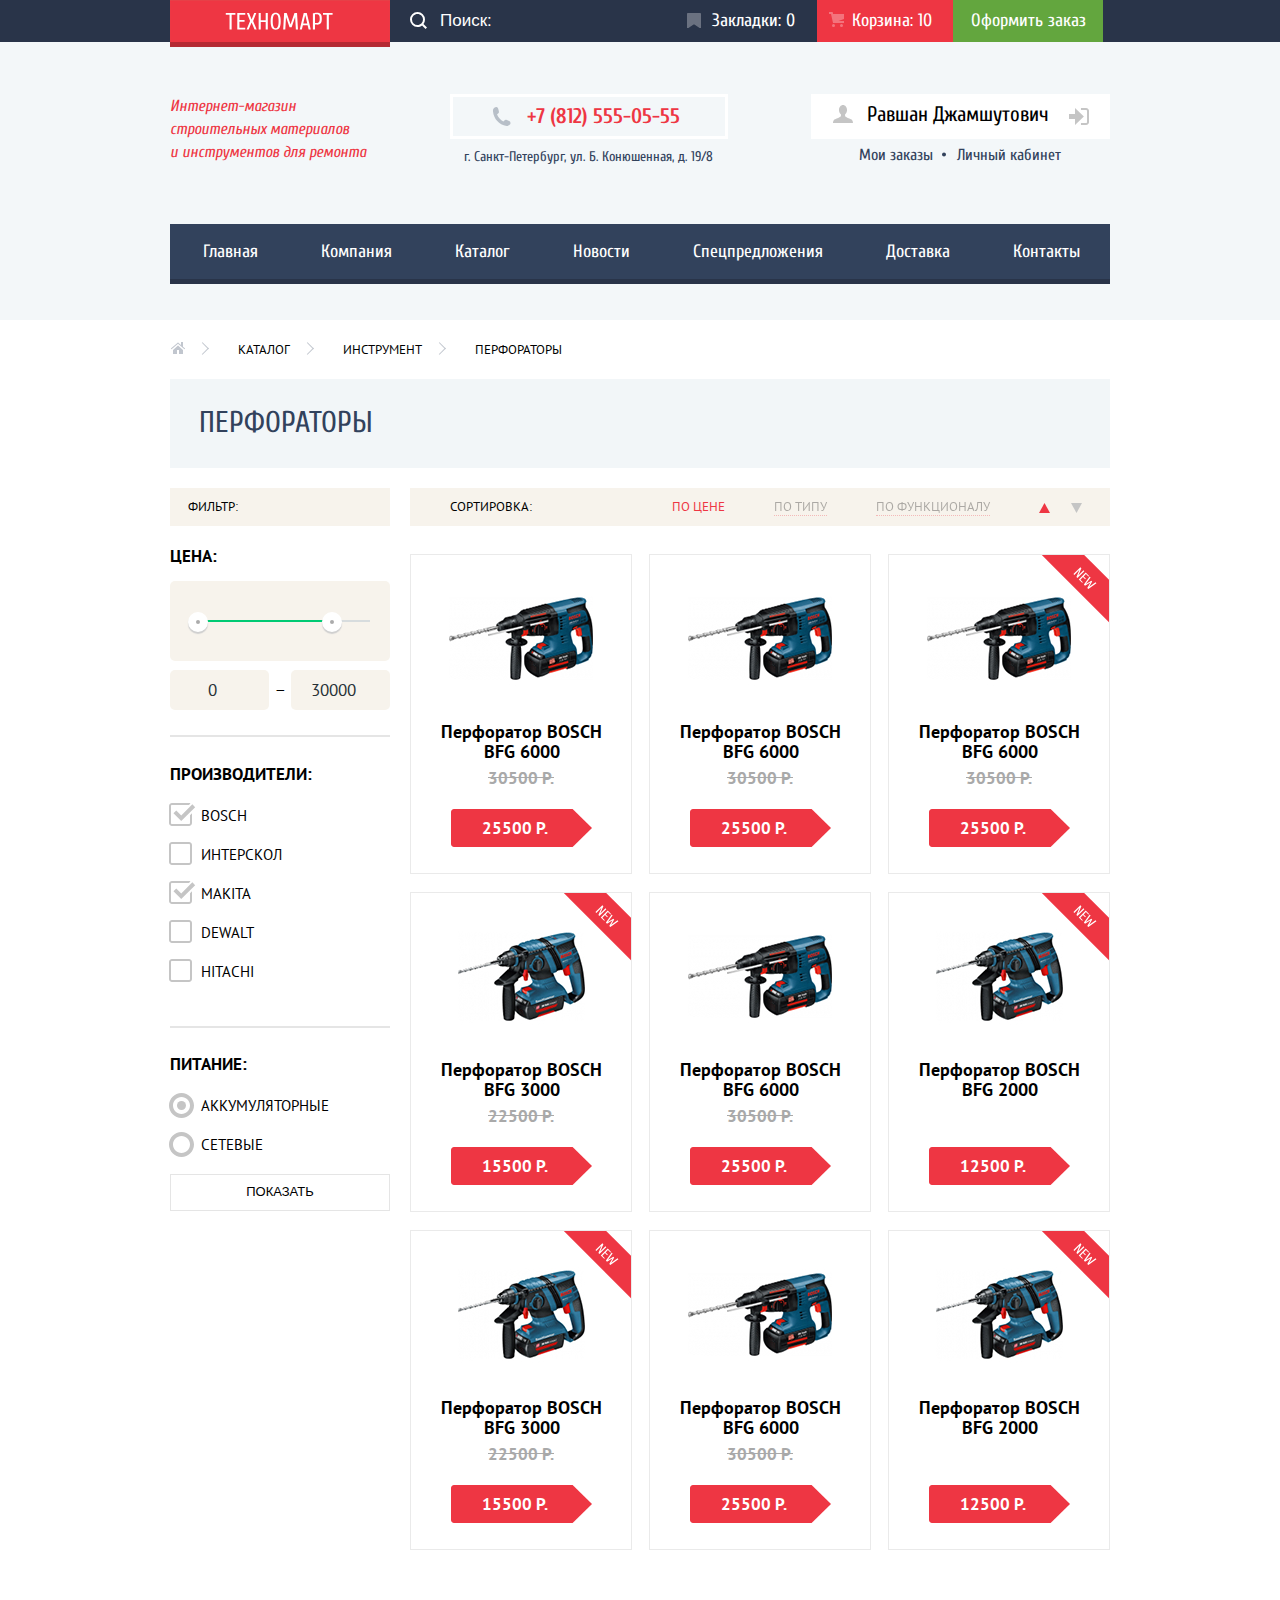
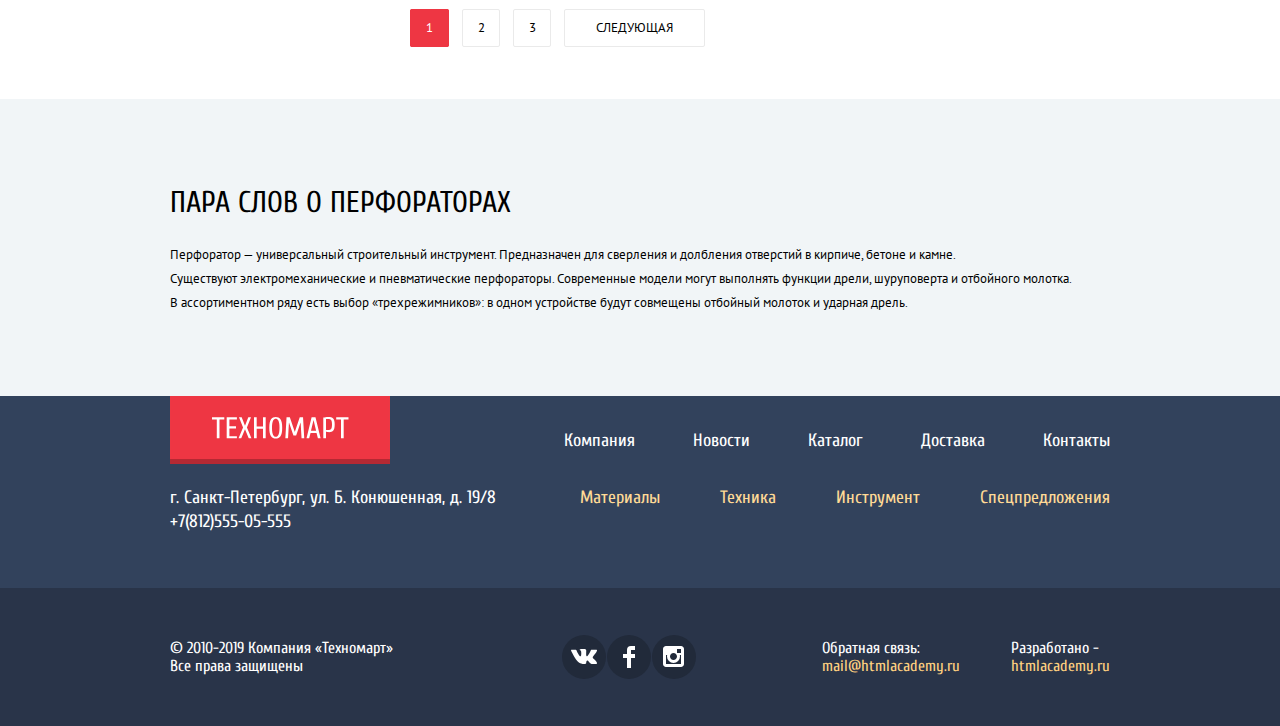
<file: catalog.html>
<!DOCTYPE html>
<html class="page" lang="ru">
   <head>
      <meta charset="utf-8">
      <title>HTML Academy: Техномарт</title>
      <link href="https://fonts.googleapis.com/css2?family=Cuprum:ital,wght@0,400;0,700;1,400;1,700&family=PT+Sans:ital,wght@0,400;0,700;1,400;1,700&display=swap" rel="stylesheet">
      <link href="css/normalize.css" rel="stylesheet">
      <link href="css/min-style.css" rel="stylesheet">
   </head>
   <body class="page-body">
      <header class="main-header">
         <div class="main-header-top">
            <div class="main-header-top-first container">
               <div class="logo">
                  <a class="main-header-logo" href="index.html"> <img src="img/logo.svg" width="220" height="47" alt="Техномарт">
                  </a>
               </div>

               <form class="search" action="https://echo.htmlacademy.ru/courses" method="GET">
                  <p>
                     <label for="search" class="visually-hidden">Поиск товара
                     </label>
                     <input id="search" type="search" name="search" placeholder="Поиск:">
                     <button class="visually-hidden" type="submit">Отправить</button>
                  </p>
               </form>

               <div class="bookmark">
                  <a class="main-header-bookmark" href="">Закладки: 0</a> 
               </div>
               <div class="basket full">
                  <a class="main-header-basket" href="">Корзина: 10</a> 
               </div>
               <div>
                  <a class="main-header-order" href="">Оформить заказ</a>
               </div>
            </div>
         </div>
         <div class="main-header-title container">
            <div>
               <p class="name">Интернет-магазин <br>строительных материалов <br>и инструментов для ремонта</p>
            </div>
            <div class="contact-header">
               <a class="phone" href="tel:+781255505555">+7 (812) 555-05-55</a>
               <p class="address">г. Санкт-Петербург, ул. Б. Конюшенная, д. 19/8</p>
            </div>
            <div class="header-links">
               <div class="head-links-catalog">
                  <div class="head-login">
                     <a class="login" href="enter.html">Равшан Джамшутович</a>
                     <a class="out" href="out.html"></a>
                  </div>
                  <div class="head-links-lk">
                     <a class="my-orders" href="">Мои заказы</a>
                     <span class="point"></span>
                     <a class="my-lk" href="">Личный кабинет</a>
                  </div>
               </div>
            </div>
         </div>
         <nav>
            <ul class="site-navigation container">
               <li>
                  <a href="index.html">Главная</a>
               </li>
               <li>
                  <a href="blank.html">Компания</a>
               </li>
               <li>
                  <a>Каталог</a>
               </li>
               <li>
                  <a href="blank.html">Новости</a>
               </li>
               <li>
                  <a href="blank.html">Спецпредложения</a>
               </li>
               <li>
                  <a href="blank.html">Доставка</a>
               </li>
               <li>
                  <a href="blank.html">Контакты</a>
               </li>
            </ul>
         </nav>
      </header>
      <main class="page-catalog-container">
         <div class="container">
            <ul class="breadcrumbs">
               <li class="breadcrumbs-item">
                  <a href="index.html">
                     <svg x="0px" y="0px" width="15px" height="12px"       viewBox=" 0 0 15 12" enable-background="new 0 0 15   12" xml:space=   "preserve">
                        <g>
                           <polygon fill="#C1C6CE" points="3,8 3,12 7,12 7,8 9,8 9,12 13,12 13,8 8,3.516   "/>
                           <path fill="#C1C6CE" d="M14.831,6.365L13,4.751V0h-2v2.987L8.332,0.635c-0.02-0.017-0.043-0.023-0.064-0.037
                              c-0.026-0.018-0.052-0.035-0.08-0.047C8.156,0.539,8.125,0.533,8.093,0.527C8.062,0.521,8.032,0.515,8,0.515
                              c-0.031,0-0.061,0.006-0.092,0.012C7.875,0.533,7.845,0.539,7.813,0.552C7.785,0.563,7.76,0.581,7.733,0.598
                              c-0.021,0.014-0.045,0.02-0.064,0.037l-6.498,5.73C0.964,6.548,0.944,6.864,1.126,7.071C1.225,7.183,1.363,7.24,1.501,7.24
                              c0.118,0,0.236-0.041,0.331-0.125L8,1.677l6.169,5.438C14.265,7.199,14.383,7.24,14.5,7.24c0.139,0,0.276-0.058,0.375-0.169
                              C15.058,6.864,15.038,6.548,14.831,6.365z"/>
                        </g>
                     </svg>
                  </a>
               </li>
               <li class="breadcrumbs-item">
                  <a href="catalog.html">Каталог</a>
               </li>
               <li class="breadcrumbs-item">
                  <a href="catalog.html">Инструмент</a>
               </li>
               <li class="breadcrumbs-item">
                  Перфораторы
               </li>
            </ul>
            <h1 class="page-title">Перфораторы</h1>
            <div class="page-catalog">
               <section class="filters">
                  <h2>Фильтр:</h2>
                  <form method="get" action="https://echo.htmlacademy.ru">
                     <fieldset class="filter-item">
                        <legend>Цена:</legend>
                        <div class="range-filter">
                           <div class="range-controls">
                              <div class="scale">
                                 <div class="bar"></div>
                              </div>
                              <div class="toggle toggle-min" tabindex="0"></div>
                              <div class="toggle toggle-max" tabindex="0"></div>
                           </div>
                           <div class="price-controls">
                              <label class="min-price">
                              <input type="number" name="min-price" min="0" value="0" aria-label="0">
                              </label>
                              —
                              <label class="max-price">
                              <input type="number" name="max-price" min="0" value="30000" aria-label="30000">
                              </label>
                           </div>
                        </div>
                     </fieldset>
                     <hr>
                     <fieldset>
                        <legend>Производители:</legend>
                        <ul>
                           <li class="filter-option filter-checkbox">
                              <input class="visually-hidden filter-input-checkbox filter-input" type="checkbox" name="bosch" id="filter-bosh" checked>
                              <label for="filter-bosh">BOSCH</label>
                           </li>
                           <li class="filter-option filter-checkbox">
                              <input class="visually-hidden filter-input-checkbox filter-input" type="checkbox" name="interskol" id="filter-interskol">
                              <label for="filter-interskol">ИНТЕРСКОЛ</label>
                           </li>
                           <li class="filter-option filter-checkbox">
                              <input class="visually-hidden filter-input-checkbox filter-input" type="checkbox" name="makita" id="filter-makita" checked>
                              <label for="filter-makita">MAKITA</label>
                           </li>
                           <li class="filter-option filter-checkbox">
                              <input class="visually-hidden filter-input-checkbox filter-input" type="checkbox" name="malin-dewalt" id="filter-dewalt">
                              <label for="filter-dewalt">DEWALT</label>
                           </li>
                           <li class="filter-option filter-checkbox">
                              <input class="visually-hidden filter-input-checkbox filter-input" type="checkbox" name="hitachi" id="filter-hitachi">
                              <label for="filter-hitachi">HITACHI</label>
                           </li>
                        </ul>
                     </fieldset>
                     <hr>
                     <fieldset>
                        <legend>Питание:</legend>
                        <ul>
                           <li class="filter-option filter-radio">
                              <input class="visually-hidden filter-input-radio filter-input" type="radio" name="power" value="accumulator" id="filter-accumulator" checked>
                              <label for="filter-accumulator">Аккумуляторные</label>
                           </li>
                           <li class="filter-option filter-radio">
                              <input class="visually-hidden filter-input-radio filter-input" type="radio" name="power" value="networking" id="filter-set">
                              <label for="filter-set">Сетевые</label>
                           </li>
                        </ul>
                     </fieldset>
                     <button class="filter-button" type="submit">Показать</button>
                  </form>
               </section>
               <div class="catalog-right">
                  <div class="sort">
                     <div class="sort-first">
                        <p class="sort-title">
                           Сортировка:
                        </p>
                     </div>
                     <ul class="sort-option">
                        <li>
                           <a class="active-sort" href="">По цене</a>
                        </li>
                        <li>
                           <a class="nonactive-sort" href="">По типу</a>
                        </li>
                        <li> 
                           <a class="nonactive-sort" href="">По функционалу</a>
                        </li>
                        <li class="up-sort"> 
                           <a class="sort-up" href="">
                           </a>
                           <a class="sort-down" href=""></a>
                        </li>
                     </ul>
                  </div>
                  <section class="catalog">
                     <h2 class="visually-hidden">Каталог товаров</h2>
                     <ul class="catalog-list">
                        <li>
                           <article>
                              <div class="popular-item-image">
                                 <img src="img/6000.jpg" width="144" height="128" alt="Перфоратор BOSCH  BFG 6000">
                              </div>
                              <h3>Перфоратор BOSCH BFG 6000</h3>
                              <div class="old-price-place">
                                 <p class="old-price">30500 Р.</p>
                              </div>
                              <p class="price">25500 Р.</p>
                              <div class="drill-actions">
                                 <a href="#buy" class="buy js-buy">Купить</a>
                                 <a href="#in-bookmark" class="in-bookmark">В закладки</a>
                              </div>
                           </article>
                        </li>
                        <li>
                           <article>
                              <div class="popular-item-image">
                                 <img src="img/6000.jpg" width="144" height="128" alt="Перфоратор BOSCH  BFG 6000">
                              </div>
                              <h3>Перфоратор BOSCH BFG 6000</h3>
                              <div class="old-price-place">
                                 <p class="old-price">30500 Р.</p>
                              </div>
                              <p class="price">25500 Р.</p>
                              <div class="drill-actions">
                                 <a href="#buy" class="buy js-buy">Купить</a>
                                 <a href="#in-bookmark" class="in-bookmark">В закладки</a>
                              </div>
                           </article>
                        </li>
                        <li>
                           <article class="new">
                              <div class="popular-item-image">
                                 <img src="img/6000.jpg" width="144" height="128" alt="Перфоратор BOSCH  BFG 6000">
                              </div>
                              <h3>Перфоратор BOSCH BFG 6000</h3>
                              <div class="old-price-place">
                                 <p class="old-price">30500 Р.</p>
                              </div>
                              <p class="price">25500 Р.</p>
                              <div class="drill-actions">
                                 <a href="#buy" class="buy js-buy">Купить</a>
                                 <a href="#in-bookmark" class="in-bookmark">В закладки</a>
                              </div>
                           </article>
                        </li>
                        <li>
                           <article class="new">
                              <div class="popular-item-image">
                                 <img src="img/3000.jpg" width="127" height="112" alt="Перфоратор BOSCH  BFG 6000">
                              </div>
                              <h3>Перфоратор BOSCH BFG 3000</h3>
                              <div class="old-price-place">
                                 <p class="old-price">22500 Р. </p>
                              </div>
                              <p class="price">15500 Р. </p>
                              <div class="drill-actions">
                                 <a href="#buy" class="buy js-buy">Купить</a>
                                 <a href="#in-bookmark" class="in-bookmark">В закладки</a>
                              </div>
                           </article>
                        </li>
                        <li>
                           <article>
                              <div class="popular-item-image">
                                 <img src="img/6000.jpg" width="144" height="128" alt="Перфоратор BOSCH  BFG 6000">
                              </div>
                              <h3>Перфоратор BOSCH BFG 6000</h3>
                              <div class="old-price-place">
                                 <p class="old-price">30500 Р.</p>
                              </div>
                              <p class="price">25500 Р.</p>
                              <div class="drill-actions">
                                 <a href="#buy" class="buy js-buy">Купить</a>
                                 <a href="#in-bookmark" class="in-bookmark">В закладки</a>
                              </div>
                           </article>
                        </li>
                        <li>
                           <article class="new">
                              <div class="popular-item-image">
                                 <img src="img/2000.jpg" width="127" height="112" alt="Перфоратор BOSCH  BFG 6000">
                              </div>
                              <h3>Перфоратор BOSCH BFG 2000</h3>
                              <div class="old-price-place">
                              </div>
                              <p class="price">
                                 12500 Р.
                              </p>
                              <div class="drill-actions">
                                 <a href="#buy" class="buy js-buy">Купить</a>
                                 <a href="#in-bookmark" class="in-bookmark">В закладки</a>
                              </div>
                           </article>
                        </li>
                        <li>
                           <article class="new">
                              <div class="popular-item-image">
                                 <img src="img/3000.jpg" width="127" height="112" alt="Перфоратор BOSCH  BFG 6000">
                              </div>
                              <h3>Перфоратор BOSCH BFG 3000</h3>
                              <div class="old-price-place">
                                 <p class="old-price">22500 Р.</p>
                              </div>
                              <p class="price">15500 Р.</p>
                              <div class="drill-actions">
                                 <a href="#buy" class="buy js-buy">Купить</a>
                                 <a href="#in-bookmark" class="in-bookmark">В закладки</a>
                              </div>
                           </article>
                        </li>
                        <li>
                           <article>
                              <div class="popular-item-image">
                                 <img src="img/6000.jpg" width="144" height="128" alt="Перфоратор BOSCH  BFG 6000">
                              </div>
                              <h3>Перфоратор BOSCH BFG 6000</h3>
                              <div class="old-price-place">
                                 <p class="old-price">30500 Р.</p>
                              </div>
                              <p class="price">25500 Р.</p>
                              <div class="drill-actions">
                                 <a href="#buy" class="buy js-buy">Купить</a>
                                 <a href="#in-bookmark" class="in-bookmark">В закладки</a>
                              </div>
                           </article>
                        </li>
                        <li>
                           <article class="new">
                              <div class="popular-item-image">
                                 <img src="img/2000.jpg" width="127" height="112" alt="Перфоратор BOSCH  BFG 2000">
                              </div>
                              <h3>Перфоратор BOSCH BFG 2000</h3>
                              <div class="old-price-place">
                              </div>
                              <p class="price">
                                 12500 Р.
                              </p>
                              <div class="drill-actions">
                                 <a href="#buy" class="buy js-buy">Купить</a>
                                 <a href="#in-bookmark" class="in-bookmark">В закладки</a>
                              </div>
                           </article>
                        </li>
                     </ul>
                  </section>
                  <div class="catalog-bottom-navigation">
                     <a class="navigation-link active" href="" aria-label="Перейти на первую страницу">1</a>
                     <a class="navigation-link" href="" aria-label="Перейти на вторую страницу">2</a>
                     <a class="navigation-link" href="" aria-label="Перейти на третью страницу">3</a>
                     <a class="sled" href="" aria-label="Перейти на следующую страницу">Следующая</a>
                  </div>
               </div>
            </div>
         </div>
         <section class="catalog-text">
            <div class="catalog-text-main container">
               <h2>
                  Пара слов о перфораторах
               </h2>
               <p>
                  Перфоратор — универсальный строительный инструмент. Предназначен для сверления и долбления отверстий в кирпиче, бетоне и камне.<br>
                  Существуют электромеханические и пневматические перфораторы. Современные модели могут выполнять функции дрели, шуруповерта и отбойного молотка.<br>
                  В ассортиментном ряду есть выбор «трехрежимников»: в одном устройстве будут совмещены отбойный молоток и ударная дрель.
               </p>
            </div>
         </section>
         <section class="visually-hidden">
            <h3 class="visually-hidden">Товар в корзине</h3>
            <span class="visually-hidden"><a href="">Закрыть окно</a></span>
            <p>Товар добавлен в корзину!</p>
            <button type="submit">Оформить заказ</button>
            <button type="button">Продолжить покупки</button>
         </section>
      </main>
      <footer class="main-footer">
         <div class="footer-top container">
            <div>
               <img src="img/technomart.svg" width="220" height="68" alt="Логотип Техномарт">
            </div>
            <div>
               <nav>
                  <ul class="footer-site-navigation">
                     <li>
                        <a href="blank.html">Компания</a>
                     </li>
                     <li>
                        <a href="blank.html">Новости</a>
                     </li>
                     <li>
                        <a href="blank.html">Каталог</a>
                     </li>
                     <li>
                        <a href="blank.html">Доставка</a>
                     </li>
                     <li>
                        <a href="blank.html">Контакты</a>
                     </li>
                  </ul>
               </nav>
            </div>
         </div>
         <div class="footer-middle container">
            <div>
               <p class="white-footer-text">г. Санкт-Петербург, ул. Б. Конюшенная, д. 19/8 <br>
                  <a class="white-footer-text" href="tel:+781255505555">+7(812)555-05-555</a>
               </p>
            </div>
            <ul class="footer-bottom-navigation">
               <li>
                  <a href="blank.html">Материалы</a>
               </li>
               <li>
                  <a href="blank.html">Техника</a>
               </li>
               <li>
                  <a href="blank.html">Инструмент</a>
               </li>
               <li>
                  <a href="blank.html">Спецпредложения</a>
               </li>
            </ul>
         </div>
         <div class="footer-bottom">
            <div class="footer-bottom-blocks container">
               <div>
                  <p>© 2010-2019 Компания «Техномарт» 
                     <br>Все права защищены
                  </p>
               </div>
               <div class="social">
                  <div class="social-vk">
                     <a href="">
                     <img src="img/icon-vk.svg" width="26" height="15" alt="Вконтакте">
                     </a>
                  </div>
                  <div class="social-fb">
                     <a href="">
                     <img src="img/icon-fb.svg" width="12" height="22" alt="Facebook">
                     </a>
                  </div>
                  <div class="social-instagram">
                     <a href="">
                     <img src="img/icon-instagram.svg" width="21" height="21" alt="instagramgram">
                     </a>
                  </div>
               </div>
               <div class="footer-bottom-links">
                  <div class="footer-bottom-links-item">
                     <p>Обратная связь: 
                        <br>
                        <a href="mailto:mail@htmlacademy.ru">mail@htmlacademy.ru</a>
                     </p>
                  </div>
                  <div class="footer-bottom-links-item">
                     <p>Разработано -
                        <br>
                        <a href="https://htmlacademy.ru/intensive/htmlcss">htmlacademy.ru</a>
                     </p>
                  </div>
               </div>
            </div>
         </div>
      </footer>
      <div class="container">
         <section class="modal modal-cart">
            <h2 class="visually-hidden">Корзина</h2>
            <p>Товар добавлен в корзину!</p>
            <button type="button" class="modal-close"><span class="visually-hidden">Закрыть</span></button>
            <div class="button-wrapper">
               <a href="#" class="button-link modal-checkout">Оформить заказ</a>
               <button type="button" class="button button-checkout">Продолжить покупки</button>
            </div>
         </section>
      </div>
      <script src="js/modal-cart.js"></script>
   </body>
</html>
</file>
<file: css/min-style.css>
@keyframes bounce{0%{transform:translateY(200px)}70%{transform:translateY(-30px)}90%{transform:translateY(10px)}to{transform:translateY(0)}}@keyframes shake{0%,to{transform:translateX(0)}10%,30%,50%,70%,90%{transform:translateX(-10px)}20%,40%,60%,80%{transform:translateX(10px)}}:root{--basic-green: #63A63E;--basic-grey: #3D546F;--basic-greylight: #C5C5C5;--basic-red: #EE3643;--basic-background: #F1F5F7;--basic-white: #ffffff;--special-yelllow: #FFBF47;--special-blue: #3BBCE3;--special-lilac: #DC91D8;--special-greenlight: #8ED78F;--special-yellowlight: #FFD180;--grey-background: linear-gradient(180deg, #FFFFFF 0%, rgba(255, 255, 255, 0) 100%), #EAEAEA;--success: #5FBB2D;--warning: #FFBF47;--mistake: #BA2732}a,body{color:#000}body{min-width:960px;margin:0;padding:0;font-family:"PT Sans",Arial sans-serif;font-style:normal;font-weight:400;font-size:13px;line-height:24px}a{text-decoration:none}img{max-width:100%;height:auto}.visually-hidden{display:none}.page{height:100%}.page-body{min-height:100%}.container{max-width:940px;margin:auto}.main-header{background-color:#f3f7f9;width:100%;height:320px}.main-header-top{height:42px;width:100%;background:#293449}.main-header-top-first{display:flex;justify-content:flex-start;align-items:center}.main-header-logo:focus{background:var(--mistake);box-shadow:inset 0 -5px 0 rgba(0,0,0,.24)}.main-header-basket,.main-header-bookmark,.main-header-order{font-family:"Cuprum",Arial,sans-serif;font-style:normal;font-weight:400;font-size:18px;line-height:24px;color:var(--basic-white)}.main-header-basket:focus,.main-header-bookmark:focus,.main-header-order:focus{opacity:.5}.main-header-order{display:flex;justify-content:center;align-items:center;align-content:center;width:150px;height:42px;margin-bottom:15px}.main-header-order,.main-header-order:focus{background:var(--basic-green)}.main-header-order:hover{background:var(--success)}.main-header-basket{position:relative;width:136px;height:42px;display:flex;align-content:center;align-items:center;justify-content:flex-start;padding-left:35px}.main-header-basket::before{content:"";position:absolute;top:12px;left:12px;width:15px;height:15px;background-image:url(../img/icon-cart.svg);background-repeat:no-repeat;background-position:0 0;opacity:.3}.main-header-basket:active::before,.main-header-basket:focus::before,.main-header-basket:hover::before,.main-header-bookmark:active::before,.main-header-bookmark:focus::before,.main-header-bookmark:hover::before{opacity:1}.main-header-bookmark{position:relative;width:105px;height:42px;display:flex;align-content:center;align-items:center;padding-left:25px}.main-header-bookmark::before{content:"";position:absolute;top:13px;left:0;width:15px;height:15px;background-image:url(../img/icon-bookmark.svg);background-repeat:no-repeat;background-position:0 0;opacity:.3}.basket{margin-bottom:15px;width:136px}.basket:active,.bookmark:active{background:#161d29}.bookmark{margin-bottom:15px;padding-left:25px}.full{background-color:var(--basic-red);width:136px;height:42px}.search{position:relative;display:flex;justify-content:flex-start;align-items:center;align-content:center;margin-top:-15px;margin-left:2px}.search input{box-sizing:border-box;width:270px;height:42px;padding-left:48px;font-size:17px;line-height:18px;color:var(--basic-white);background-color:#293449;background-image:url(../img/icon-search.svg);background-repeat:no-repeat;background-position:18px 12px;border:0}.search input:-moz-placeholder,.search input::-moz-placeholder{opacity:1}.search input::-webkit-input-placeholder{font-size:17px;line-height:18px;color:var(--basic-white);border:0}.search input::-moz-placeholder,.search input::-ms-input-placeholder,.search input::placeholder{font-size:17px;line-height:18px;color:var(--basic-white);border:0}.search input:hover,.top-menu:hover{background-color:#212a3a}.search input:hover{background-image:url(../img/icon-search-hover.svg);background-repeat:no-repeat;background-position:18px 12px}.top-menu p:active:not(.search){background-color:#161d29}.search input:focus{color:#000;background-color:var(--basic-white);background-image:url(../img/icon-search-active.svg);background-repeat:no-repeat;background-position:18px 12px}.main-header-title{display:flex;justify-content:space-between;align-content:center}.main-header-title .name{font-family:"Cuprum",Arial sans-serif;font-style:italic;font-weight:400;font-size:16px;line-height:23px;color:var(--basic-red);padding-top:37px;padding-bottom:44px}.main-header-title .address,.main-header-title .phone{font-family:"Cuprum",Arial sans-serif;font-style:normal;align-items:center}.main-header-title .phone{font-weight:700;font-size:21px;line-height:30px;color:var(--basic-red);border:3px solid var(--basic-white);padding:7px 45px 8px 74px;position:relative}.phone::before{content:"";position:absolute;top:10px;left:39px;width:19px;height:19px;background-image:url(../img/icon-phone.svg);background-repeat:no-repeat;background-position:0 0}.main-header-title .address{font-weight:400;font-size:14px;line-height:24px;color:#32425c}.main-header-title .enter,.main-header-title .registration{font-family:"Cuprum",Arial sans-serif;font-style:normal;font-weight:400;font-size:21px;line-height:21px;color:#000}.main-header-title .enter:hover,.main-header-title .registration:hover{color:var(--basic-red)}.main-header-title .enter:focus,.main-header-title .registration:focus{color:var(--basic-greylight)}.enter{position:relative}.enter::before{content:"";position:absolute;left:19px;width:20px;height:17px;background-image:url(../img/icon-login.svg);background-repeat:no-repeat;background-position:0 0}.enter:hover::before{background-image:url(../img/icon-login2.svg)}.contact-header{text-align:center;padding-top:59px}.header-links{text-align:left;padding-top:52px;padding-bottom:40px}.head-login{background-color:var(--basic-white);padding-top:10px;padding-bottom:10px}.head-links{display:flex;justify-content:space-between}.head-links-catalog{display:flex;flex-direction:column;width:299px;height:70px}.head-links-lk{display:flex;justify-content:space-around;margin-top:7px;width:210px;margin-left:44px;align-items:center}.head-login{max-height:45px}.main-enter{background-color:var(--basic-white);margin-left:10px;justify-content:center}.enter,.main-enter,.registration{display:flex;align-content:center;align-items:center}.enter{justify-content:flex-start;padding-left:45px;padding-right:27px}.registration{justify-content:center;width:150px;height:45px}.logo{width:220px;height:47px;margin-bottom:10px}.site-navigation{display:flex;flex-wrap:wrap;align-items:center;justify-content:space-around;list-style:none;background:#32425c;box-shadow:inset 0 -5px 0 #293449;font-family:"Cuprum",Arial sans-serif;font-size:18px;color:var(--basic-white);min-height:60px;max-width:940px;padding-inline-start:0;margin-bottom:60px}.site-navigation a,.user-navigation a{color:var(--basic-white);display:block}.site-navigation li{padding:16px 24px 20px 27px}.site-navigation li:focus,.site-navigation li:hover{background-color:#293449}.site-navigation li:focus{opacity:.5}.catalog-bottom-navigation .navigation-link.active{border-radius:2px;background-color:var(--basic-red);border:1px solid var(--basic-red);color:var(--basic-white);padding-left:15px;padding-right:15px}.actions{width:940px;margin-top:59px}.actions-list{display:grid;grid-template-columns:300px 300px 300px;grid-template-rows:123px 123px 123px;gap:20px 20px}.actions-list h2,.vertical-actions-list h2{font-family:"Cuprum",Arial sans-serif;color:var(--basic-white);font-size:24px;line-height:30px;font-weight:700;margin:20px 0 14px}.actions-list a,.vertical-actions-list a{font-family:"Cuprum",Arial sans-serif;color:var(--basic-white);font-size:14px;line-height:18px;text-transform:uppercase;background-color:rgb(255,255,255,.3)}.actions-list a:hover,.vertical-actions-list a:hover{background-color:rgb(197,197,197,.3)}.actions-list a:focus,.vertical-actions-list a:focus{background-color:rgb(169,169,169,.3)}.actions-item-1{background:var(--special-yelllow);grid-column:1/1;position:relative}.actions-item-1::before{content:"";position:absolute;top:0;right:0;z-index:10;width:70px;height:70px;background:url(../img/new.svg) no-repeat 0 0}.actions-item-1,.actions-item-2,.actions-item-3{display:flex;justify-content:space-around;grid-row:1/1}.actions-item-2{background:var(--special-blue);grid-column:2/2}.actions-item-3{background:var(--special-lilac);grid-column:3/3}.main-slider li:first-child{background-image:url(../img/slide1.jpg)}.main-slider li:last-child{background-image:url(../img/slide2.jpg)}.main-slider h2,.main-slider p{font-family:"Cuprum",Arial sans-serif;color:var(--basic-white);margin:0;padding-left:24px}.main-slider h2{font-weight:700;font-size:36px;line-height:36px;text-transform:uppercase;padding-top:23px}.main-slider{margin:0;padding:0;list-style:none}.main-slider li{width:620px;height:266px}.main-slider p{font-size:18px}.slider-link{display:flex;justify-content:center;align-items:center;width:192px;margin-left:24px;margin-top:113px;height:38px}.slider-controls{bottom:36px;z-index:20;display:flex;width:30px;justify-content:space-between}.slider-controls button{padding:0;width:10px;height:10px;border:2px solid var(--basic-white);border-radius:50%;cursor:pointer;background-color:var(--basic-white)}.catalog-list li:hover .popular-item-image>img,.main-popular-items li:hover .popular-item-image>img{display:none}.slide-current{display:block}.slider-controls .current{background-color:var(--basic-red)}.slider::before{background-image:url(../img/icon-left.svg);padding:0;cursor:pointer}.right-arrow{background-image:url(../img/icon-right.svg)}.about-link,.about-link-company,.main-slider a,.popular-link{font-family:"Cuprum",Arial sans-serif;color:var(--basic-white);font-size:14px;line-height:18px;text-transform:uppercase;background:var(--basic-red)}.about-link-company,.button-link-contacts{display:flex;justify-content:center;margin-top:25px;padding-top:11px;padding-bottom:9px}.button-link-contacts{font-family:"Cuprum",Arial sans-serif;color:var(--basic-white);font-size:14px;line-height:18px;text-transform:uppercase;background:var(--basic-red)}.about-link-company{max-width:220px}.about-link:focus,.main-slider a:focus,.popular-link:focus{background:var(--Ошибка)}.main-slider a:hover{background-color:#ca2c37}.actions-item4,.actions-item5{grid-column:3/4;display:flex;justify-content:space-around}.actions-item4{background:var(--special-greenlight);grid-row:2/-2}.actions-item5{background:#ffc047}.actions-item-img{padding-top:31px}.actions-item-link{display:flex;width:135px;height:38px;align-content:center;align-items:center;justify-content:center}.popularly{background-color:#f9f5f0;justify-content:space-between;max-width:auto;align-content:center;margin-top:59px}.popularly h2{color:#32425c;text-transform:uppercase;font-family:"Cuprum",Arial sans-serif;font-size:30px;line-height:30px;font-weight:400;padding-left:28px}.popular-brands,.popular-link,.popularly{display:flex;align-items:center}.popular-brands{justify-content:space-between;flex-wrap:wrap;list-style:none;padding-inline-start:0}.popular-link{padding-top:10px;padding-bottom:10px;align-content:center;justify-content:center;width:192px;margin-right:14px;margin-top:25px;margin-bottom:26px}.popular-brands li{height:145px}.main-popular-items{display:flex;justify-content:space-between;align-items:center;flex-wrap:wrap;list-style:none;padding-inline-start:0}.catalog li,.main-popular-items li,.popular-brands li,.popular-item-image{position:relative;width:220px;display:flex;justify-content:center;align-items:center}.catalog li,.main-popular-items li,.popular-brands li{border:1px solid #eaeaea;margin-bottom:20px}.catalog li:hover,.main-popular-items li:hover{box-shadow:0 0 10px #aeb2ba}.catalog article,.catalog li,.main-popular-items article,.main-popular-items li{height:318px}.popular-item-image{margin:0;height:167px;text-align:center;align-content:center}.popular-brands li:hover{box-shadow:0 4px 20px rgba(0,0,0,.15);opacity:1}.popular-brands li:focus{opacity:.5;box-shadow:0 4px 20px rgba(0,0,0,.15)}.catalog h3,.main-popular-items h3{font-weight:700;font-size:18px;line-height:20px;text-align:center;margin:0;padding:0 24px 0 25px}.old-price{font-weight:700;font-size:17px;line-height:18px;text-decoration:line-through;color:#a9a9a9;text-align:center;margin:0;padding-top:7px}.old-price-place{height:30px}.price{font-weight:700;font-size:17px;line-height:18px;color:var(--basic-white);background:url(../img/red-button.svg) no-repeat;background-position:center;text-align:center;padding:10px 44px 10px 32px}.new{position:relative}.new::before{content:"";position:absolute;top:0;right:0;z-index:10;width:70px;height:70px;background:url(../img/new.svg) no-repeat 0 0}.drill-actions{position:absolute;z-index:150;display:none;font-weight:700;font-style:normal;font-size:18px;line-height:20px;font-family:"PT Sans",Arial,sans-serif;color:#000;background:#fff;align-items:center;text-align:center;max-width:145px;margin-left:41px}.drill-actions .buy,.drill-actions .in-bookmark{display:flex;font-size:14px;line-height:normal;font-weight:400;font-style:normal;font-family:"Cuprum",Arial sans-serif;text-decoration:none;text-transform:uppercase;border-radius:3px;width:135px;height:38px;align-content:center;align-items:center;justify-content:center}.drill-actions .buy{margin:0 auto 7px;background:var(--basic-green);color:var(--basic-white);border-bottom:3px solid #395e25;position:relative;padding-left:3px}.drill-actions .buy::before{content:"";position:absolute;left:30px;width:15px;height:15px;background-image:url(../img/icon-cart.svg);background-repeat:no-repeat;background-position:0 0;opacity:.3}.drill-actions .in-bookmark{background:var(--basic-white);border:3px solid var(--basic-green);margin:10px auto 7px}.catalog li:hover .drill-actions,.main-popular-items li:hover .drill-actions{display:block;position:absolute;top:38px;z-index:9999;width:220px;height:86px;left:0}.drill-actions:hover .in-bookmark:hover{border:3px solid #32425c;opacity:1}.drill-actions:hover .in-bookmark:focus{border:3px solid #32425c;opacity:.5}.drill-actions:hover .buy:hover{background-color:var(--success)}.drill-actions:hover .buy:focus{background-color:#518534}.catalog-text,.service{background-color:var(--basic-background)}.catalog-text-main{padding-top:64px;padding-bottom:68px}.service h2{text-transform:uppercase}.catalog-text h2,.service h2{font-family:"Cuprum",Arial sans-serif;font-size:30px;line-height:30px;font-weight:400}.catalog-text h2{text-transform:uppercase}.service h2{margin:0;padding:64px 0 0}.service p{margin:0;padding:25px 0 0}.description h2{margin:0;padding:0}.description h2,.main-service a,.main-service h3{font-family:"Cuprum",Arial sans-serif;line-height:30px}.description h2,.main-service h3{font-size:30px;font-weight:400;color:#32425c}.main-service h3{text-transform:uppercase}.main-service a{font-weight:700;font-size:21px;color:var(--basic-white);background-color:#32425c}.main-service a:hover{color:var(--basic-white);background-color:#293449}.main-service a:active{color:#32425c;background-color:var(--basic-white)}.services-slider{display:flex;justify-content:space-between;margin-top:66px}.services-control{width:240px;position:relative}#services-1:checked~.services-control .services-control-item-1,#services-2:checked~.services-control .services-control-item-2,#services-3:checked~.services-control .services-control-item-3{background-color:#fff;color:#32425c;box-shadow:none}.services-control label{display:block;font-family:"Cuprum",Arial sans-serif;font-style:normal;font-weight:700;font-size:21px;line-height:30px;background-color:#32425c;padding:20px 22px 18px;box-shadow:inset 0 -1px 0 0 #293449,inset 0 1px 0 0 #405069;color:var(--basic-white)}.services-control label:hover{background-color:#293449}.services-control::before{content:"";position:absolute;top:-35px;left:230px;width:10px;height:272px;background-image:url(../img/ten.png)}.services-list{margin:0;padding:0}#services-1:checked~.services-list .services-item:first-child,#services-2:checked~.services-list .services-item:nth-child(2),#services-3:checked~.services-list .services-item:last-child{display:block}.services-item:first-child{background-image:url(../img/bg-1.png);background-repeat:no-repeat;background-position:152px 25px}.services-item:nth-child(2){background-image:url(../img/bg-2.png);background-repeat:no-repeat;background-position:233px 14px}.services-item:last-child{background-image:url(../img/bg-3.png);background-repeat:no-repeat;background-position:154px 0}.services-item{display:none;width:620px;min-height:285px;margin-left:80px}.services-item p{width:275px}.services-item p:nth-child(2),.services-item p:nth-child(3){width:331px}.services-item .wrapper{display:flex;justify-content:space-between}.services-item:first-child img{margin-top:19px}.send-request{display:flex;justify-content:center;align-items:center;align-content:center;width:195px;height:38px;background-color:#ff5357;color:var(--basic-white);border-radius:5px}.main-text{display:flex;justify-content:space-between;margin-bottom:70px}.main-text-about{width:478px;margin-top:70px}.main-text h2,.main-text ul{font-family:"Cuprum",Arial sans-serif}.main-text h2{text-transform:uppercase;font-size:30px;line-height:30px;font-weight:400;margin:0}.main-text ul{font-size:18px;list-style:none;padding-inline-start:0}.main-text li{background:url(../img/icon-line.svg) no-repeat 0 10px;padding-left:37px}.main-text-contacts{width:300px;margin-top:70px}.main-footer{background-color:#32425c}.footer-top{height:68px}.footer-middle,.footer-top,.footer-top-first{display:flex;justify-content:space-between}.footer-middle{padding:0 0 54px}.footer-top-first{width:100%}.footer-site-navigation{display:flex;padding-top:20px;list-style:none}.footer-site-navigation li{padding-left:58px}.footer-site-navigation a,.white-footer-text{font-family:"Cuprum",Arial sans-serif;font-size:18px;font-weight:400;color:var(--basic-white);padding:0;margin:22px 0 0}.footer-bottom-navigation{display:flex;justify-content:space-between;padding:0;margin:0;align-items:center;list-style:none}.footer-bottom-navigation li{padding-left:60px}.footer-bottom-navigation a{font-family:"Cuprum",Arial sans-serif;font-size:18px;font-weight:400;color:#ffda96}.footer-bottom-navigation a:hover,.footer-site-navigation a:hover{text-decoration:underline}.footer-bottom-navigation a:focus,.footer-site-navigation a:focus{opacity:.5}.footer-bottom{background-color:#293449}.footer-bottom p{font-family:"Cuprum",Arial sans-serif;font-size:16px;line-height:18px;font-weight:400;color:var(--basic-white)}.footer-bottom-text{width:227px;margin:0}.footer-bottom-blocks{display:flex;justify-content:space-between;align-items:center;padding-bottom:35px;padding-top:35px}.footer-logo{padding:0;margin:0}.social{display:flex;justify-content:space-between;align-items:center;align-content:center;width:134px;height:44px;margin:0 67px 0 161px}.social-fb,.social-instagram,.social-vk{background-color:#212a3a;border-radius:50px;width:44px;height:44px}.social-fb:focus,.social-fb:hover,.social-instagram:focus,.social-instagram:hover,.social-vk:focus,.social-vk:hover{background-color:var(--basic-red)}.social-vk img{padding-top:14px;padding-left:9px}.social-fb img{padding-top:11px;padding-left:16px}.social-instagram img{padding-top:11px;padding-left:11px}.footer-bottom-links{display:flex;justify-content:space-between}.footer-bottom-links-item{padding-left:51px;text-align:left}.footer-bottom-links-item a{color:var(--special-yellowlight)}.footer-bottom-links-item a:hover{text-decoration:underline}.footer-bottom-links-item a:focus{color:var(--basic-red)}.catalog-bottom-navigation{margin-bottom:59px;margin-top:48px}.catalog-bottom-navigation a{border:1px solid #eaeaea;line-height:18px;text-transform:uppercase;padding-top:9px;padding-bottom:10px;margin-right:10px;border-radius:2px}.navigation-link{padding-left:15px;padding-right:14px;border-radius:2px}.sled{padding-left:31px;padding-right:31px}.active{background-color:var(--basic-red);color:var(--basic-white);padding-left:15px;padding-right:15px}.active,.navigation-link .active{border-radius:2px}.catalog-bottom-navigation a:hover{border:1px solid var(--basic-greylight)}.catalog-bottom-navigation a:focus{border:1px solid var(--basic-red)}.login,.out{background-repeat:no-repeat}.login{font-family:"Cuprum",Arial sans-serif;font-size:21px;line-height:21px;font-weight:400;background-color:rgba(0,0,0,.0001);position:relative;padding-left:56px;background-image:url(../img/icon-user.svg);background-position:10% 50%}.out{padding-left:40px;background-image:url(../img/icon-login.svg);background-position:100% 50%}.login:hover{background-image:url(../img/icon-user-hov.svg)}.out:hover{background-image:url(../img/icon-login-hov.svg)}.login:focus{background-image:url(../img/icon-user.svg)}.out:focus{background-image:url(../img/icon-login.svg)}.my-lk,.my-orders{font-family:"Cuprum",Arial sans-serif;font-size:16px;line-height:18px;font-weight:400;color:#32425c}.my-lk:hover,.my-orders:hover{color:var(--basic-red)}.login:focus,.my-lk:focus,.my-orders:focus{opacity:.5;color:var(--basic-greylight)}.page-catalog{display:flex;justify-content:space-between}.breadcrumbs{line-height:18px;text-transform:uppercase;display:flex;justify-content:flex-start;flex-wrap:wrap;max-width:auto;padding:0;margin:21px 0 0;list-style:none;padding-inline-start:0}.breadcrumbs:first-child a{margin-right:13px}.breadcrumbs li{position:relative;margin-right:40px}.breadcrumbs li:not(:last-child):after{content:"";width:8px;height:8px;border:1px solid #c1c6ce;border-top-style:none;border-left-style:none;transform:rotate(-45deg);position:absolute;top:3px}.filters h2,.filters legend,.page-title{line-height:30px;text-transform:uppercase}.page-title{color:#32425c;font-family:"Cuprum",Arial sans-serif;font-size:30px;font-weight:400;background-color:#f2f6f8;padding-top:29px;padding-left:29px;padding-bottom:30px}.filters{max-width:220px;margin:0}.filters h2{font-size:13px;line-height:18px;background-color:#f7f3ec;font-weight:400;padding:10px 0 10px 18px;margin:0}.filters legend{font-size:17px;font-weight:700;padding-top:15px}.filters fieldset{border:0;padding:0;margin:0}.filters hr{border:1px solid #e5e5e5;margin-top:25px}.filters label{font-size:15x;line-height:19px;text-transform:uppercase}.filters ul{margin:0;padding:17px 0 0;list-style:none;padding-inline-start:0}.filters li{margin-bottom:20px;padding-left:31px}.disabled{opacity:.5}.filters-price-first{background-color:#f7f3ec;padding:20px;margin-bottom:9px;margin-top:10px}.min-max span{align-content:center;vertical-align:center}.min-max{display:flex;justify-content:space-between;max-width:220px;padding:0;margin:0}.min-max input[type=text i]{margin:0;max-width:95px;text-align:center;font-size:17px;line-height:18px;padding:10px 0;background-color:#f7f3ec;border:0}.filter-button{background:var(--basic-white);border:1px solid #e5e5e5;text-transform:uppercase;padding-top:10px;padding-bottom:10px;display:flex;align-items:center;justify-content:center;width:100%}.catalog-right,.sort{max-width:700px}.sort{background-color:#f7f3ec;display:flex;justify-content:flex-start;max-height:38px;align-items:center;margin:0 0 28px}.sort-first{padding-left:20px}.sort-option{display:flex;justify-content:space-between;padding-left:91px;list-style:none}.sort-option li,.sort-title{line-height:18px;text-transform:uppercase;font-weight:400}.sort-title{padding-left:20px}.sort-option li{padding-left:49px}.nonactive-sort{opacity:.3;border-bottom:1px dotted var(--basic-red)}.catalog-list,.up-sort{display:flex;justify-content:space-between}.up-sort{width:43px;height:10px;align-content:center;padding-top:5px}.up-sort .sort-down,.up-sort .sort-up{display:inline-block;vertical-align:top;width:11px;height:10px;border:0}.up-sort .sort-up{background:url(../img/icon-down-dir.svg) no-repeat}.up-sort .sort-down{background:url(../img/icon-up-dir.svg) no-repeat}.up-sort .sort-up:hover{background:url(../img/icon-up-dir-hov.svg) no-repeat;border:0}.up-sort .sort-down:hover{background:url(../img/icon-down-dir-hov.svg) no-repeat;border:0}.sort-option a:hover{border-bottom:1px solid var(--basic-red);opacity:1}.sort-option a:active{color:var(--basic-red);opacity:1;border:0}.catalog-list{flex-wrap:wrap;padding:0;margin:0;list-style:none}.catalog-list li{max-width:220px;padding:0;margin:0 0 18px}.filter-item{margin:0;padding:0;border:0}.range-filter{width:220px;margin-top:10px}.range-controls{position:relative;height:41px;margin-bottom:9px;padding-top:39px;padding-right:20px;padding-left:20px;background-color:#f7f3ec;border-radius:5px}.range-controls .scale{height:2px;background:#d7dcde}.range-controls .bar{width:80%;height:2px;background:#00ca74}.range-controls .toggle{position:absolute;top:31px;left:0;width:4px;height:4px;padding:0;border:8px solid var(--basic-white);background-color:#ababab;border-radius:50%;box-shadow:0 2px 1px 0 #cfcfcf;cursor:pointer}.range-controls .toggle-min{left:18px}.range-controls .toggle-max{left:152px}.price-controls{display:flex;justify-content:space-between;align-items:center;align-content:center}.price-controls label{text-transform:uppercase;font-family:"PT Sans",Arial sans-serif;font-size:17px}.price-controls input{font-family:"PT Sans",Arial sans-serif;font-size:inherit;width:95px;height:38px;text-align:center;color:#283136;border:0;border-radius:5px;background:#f7f3ec}.filter-option label{position:relative;display:block;cursor:pointer;user-select:none;font-size:15px;line-height:19px}.filter-input-checkbox+label::before{content:"";position:absolute;left:-32px;top:-3px;width:23px;height:23px;background-image:url(../img/checkbox-off.svg)}.filter-input-checkbox:checked+label::before{content:"";position:absolute;top:-3px;left:-32px;width:27px;height:23px;background-image:url(../img/checkbox-on.svg)}.filter-input-checkbox:disabled+label::before{opacity:.3}.filter-input-radio+label::before{content:"";position:absolute;left:-32px;top:-3px;width:25px;height:25px;background-image:url(../img/radio-off.svg)}.filter-input-radio:checked+label::before{content:"";position:absolute;top:-3px;left:-32px;width:25px;height:25px;background-image:url(../img/radio-on.svg)}.filter-input-radio:disabled+label::before{opacity:.3}.point{width:6px;height:7px;background:url(../img/point.svg) no-repeat 0 0}.slider{color:var(--basic-white);grid-column:1/3;grid-row:2/4;box-sizing:border-box;width:620px;height:266px;background-color:#513a34}.main-slider,.slider{position:relative}.slider-list{margin:0;padding:0;list-style:none}.product-1:checked~.slider{background-image:url(../img/slider-1.jpg)}.product-2:checked~.slider{background-image:url(../img/slider-2.jpg)}.slide{display:none}.slider-controls{position:absolute;top:220px;left:50%;margin-left:-10px;font-size:0}.slider-controls label{display:inline-block;width:6px;height:6px;vertical-align:top;background-color:var(--basic-white);border:2px solid var(--basic-white);border-radius:50%;cursor:pointer}.slider-controls label:first-child::before{content:"";position:absolute;top:-106px;left:-275px;width:22px;height:40px;background-image:url(../img/icon-left-big.svg);background-repeat:no-repeat}.slider-controls label:last-child::after{content:"";position:absolute;top:-106px;right:-252px;width:22px;height:40px;background-image:url(../img/icon-right-big.svg);background-repeat:no-repeat}.product-1:checked~.slider #slide1,.product-2:checked~.slider #slide2{display:block}.product-1:checked~.slider label[for=product-1],.product-2:checked~.slider label[for=product-2]{background-color:var(--basic-red)}.button-slider{position:absolute;top:206px;left:26px;box-sizing:border-box;width:195px;padding:11px 45px}.slider-photo h3{margin:0 0 0 24px;padding-top:24px;font-family:"Cuprum",Arial sans-serif;font-weight:700;font-size:36px;line-height:36px;color:var(--basic-white);text-transform:uppercase}.slider-photo p{margin:5px 0 0 24px;padding:0;font-size:18px;line-height:24px;color:var(--basic-white)}.active-sort{color:var(--basic-red);opacity:1;border-bottom:0}.active-sort:hover{color:#000}.modal .modal-close,.modal-cart p::before{position:absolute;background-repeat:no-repeat}.modal .modal-close{top:9px;right:9px;z-index:3;width:21px;height:21px;background-color:transparent;background-image:url(../img/modal-close.svg);border:0}.modal-cart,.modal-map{position:fixed;left:50%;top:10%;display:none;width:940px;height:446px;margin-left:-470px;box-shadow:0 0 14.72px 1.28px rgba(47,42,43,.5)}.modal-map img{width:100%}.modal-map a{position:absolute;top:0;left:0;z-index:1;margin:0}.modal-map iframe{position:relative;z-index:2;border:0}.modal-cart{box-sizing:border-box;width:620px;height:282px;margin-left:-310px;background-color:var(--basic-white);border-top:7px solid var(--basic-red);box-shadow:0 20px 40px 0 rgba(41,52,73,.75);z-index:1000}.modal-cart p{position:relative;margin-bottom:67px;padding-top:67px;padding-left:178px;font-size:30px;line-height:30px}.modal-cart p::before{content:"";top:55px;left:81px;width:66px;height:66px;background-image:url(../img/form-1.svg);background-position:0 0}.modal-cart .button-wrapper{display:flex}.modal-cart .modal-checkout{box-sizing:border-box;width:220px;height:38px;margin:37px 20px 37px 80px;padding-top:10px}.modal-cart .button-checkout,.modal-feedback{box-sizing:border-box;background-color:var(--basic-white)}.modal-cart .button-checkout{width:220px;height:38px;margin-top:37px;margin-right:80px;margin-bottom:37px;color:#000;text-transform:uppercase;border:0}.modal-feedback{position:fixed;left:50%;top:10%;display:none;width:620px;height:432px;margin-left:-310px;padding-top:45px;border-top:7px solid var(--basic-red);box-shadow:0 20px 40px 0 rgba(0,0,0,.75)}.modal-show{display:block;animation:bounce .4s;z-index:9999}.modal-error{animation:shake .6s}.modal-feedback .form-wrapper{display:flex;flex-wrap:wrap;box-sizing:border-box;width:460px;height:265px;margin-right:80px;margin-left:80px}.form-wrapper label:first-child{margin-right:177px}.form-wrapper label:last-child{margin-right:160px}.modal-feedback input,.modal-feedback textarea{border:2px solid #dee3e4;border-radius:2px;outline:0}.modal-feedback input{box-sizing:border-box;width:220px;height:37px;margin-top:10px;margin-bottom:20px;padding-top:14px;padding-bottom:14px;padding-left:14px}.modal-feedback input:first-of-type{margin-right:20px}.modal-feedback textarea{box-sizing:border-box;width:460px;height:113px;margin-top:13px;margin-bottom:37px;padding-top:14px;padding-bottom:14px;padding-left:14px;resize:none}.modal-feedback input:hover,.modal-feedback textarea:hover{border-color:#b5b5b5}.modal-feedback input:focus,.modal-feedback textarea:focus{border-color:var(--basic-red)}.button-wrapper{background-color:#f4f4f4}.modal-button,.modal-checkout{color:var(--basic-white);font-size:14px;line-height:18px;text-transform:uppercase}.modal-button{width:460px;height:38px;margin:37px 80px;padding:9px 197px;text-decoration:none;background-color:var(--basic-red);border:0;border:1px solid var(--basic-red);border-radius:3px}.modal-checkout{display:flex;justify-content:center;margin-top:25px;padding-top:11px;padding-bottom:9px;font-family:"Cuprum",Arial sans-serif;background:var(--basic-red)}
</file>
